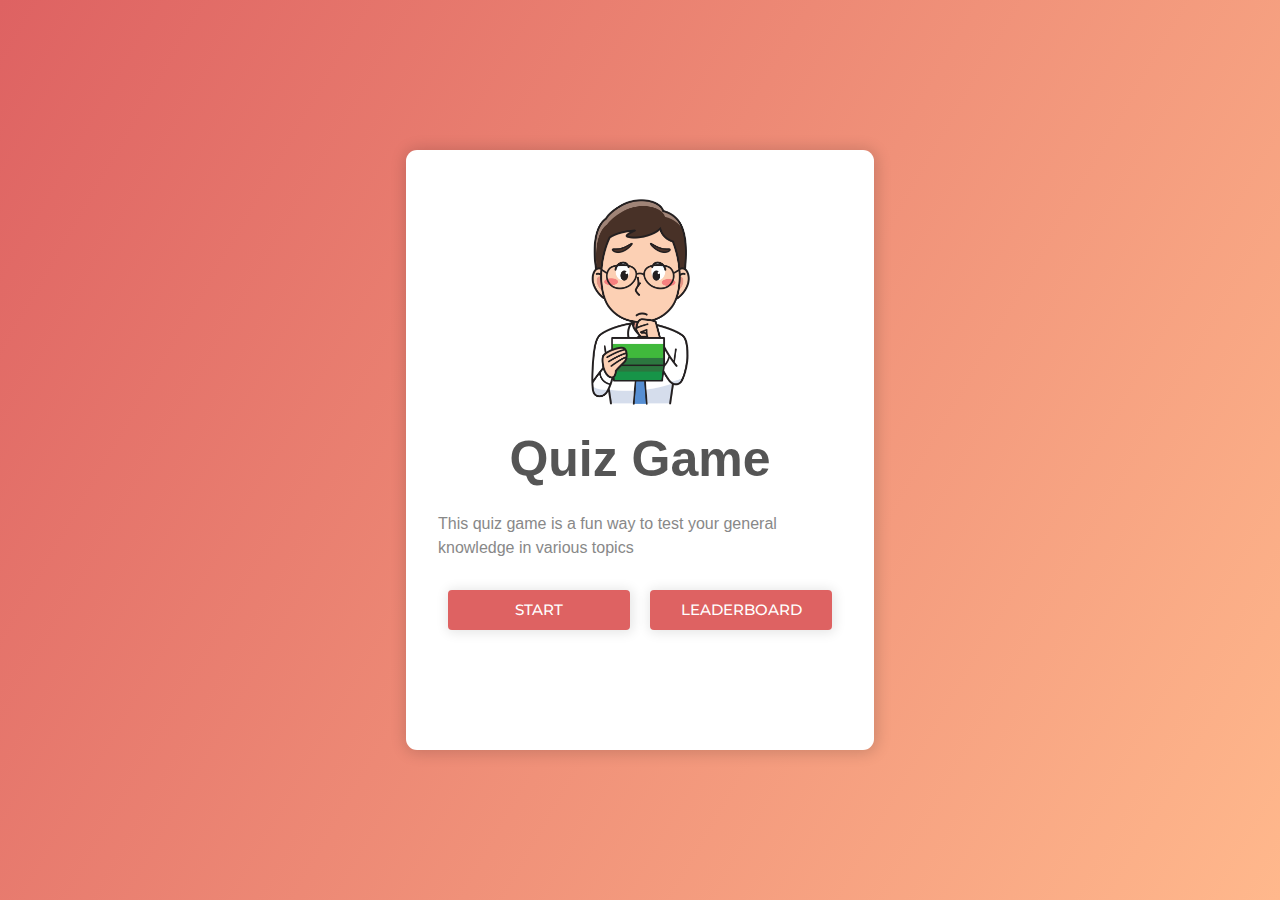
<file: index.html>
<!DOCTYPE html>
<html lang="en">
  <head>
    <meta charset="UTF-8" />
    <meta http-equiv="X-UA-Compatible" content="IE=edge" />
    <meta name="viewport" content="width=device-width, initial-scale=1.0" />
    <title>Quiz Game</title>
    <link rel="stylesheet" href="./css/style.css" />
  </head>
  <body>
    <div class="container">
      <section class="center-card quiz-details">
        <div id="home">
          <img
            src="./img/publicdomainq-passbook-bank-man.png"
            alt="thinking kid"
          />
          <h1 class="quiz-details__title">Quiz Game</h1>
          <p class="quiz-details__description">
            This quiz game is a fun way to test your general knowledge in
            various topics
          </p>
          <div class="quiz-details__start-btn-wrapper">
            <button id="btn-start" class="default-btn quiz-details__btn">
              Start
            </button>
            <button id="btn-leaderboard" class="default-btn quiz-details__btn">
              Leaderboard
            </button>
          </div>
        </div>
      </section>
    </div>
    <script>
      const startBtn = document.getElementById('btn-start');
      const leaderboardBtn = document.getElementById('btn-leaderboard');
      startBtn.addEventListener('click', () => {
        window.location.assign('./html/game.html');
      });
      leaderboardBtn.addEventListener('click', () => {
        window.location.assign('./html/highScores.html');
      });
    </script>
  </body>
</html>
</file>
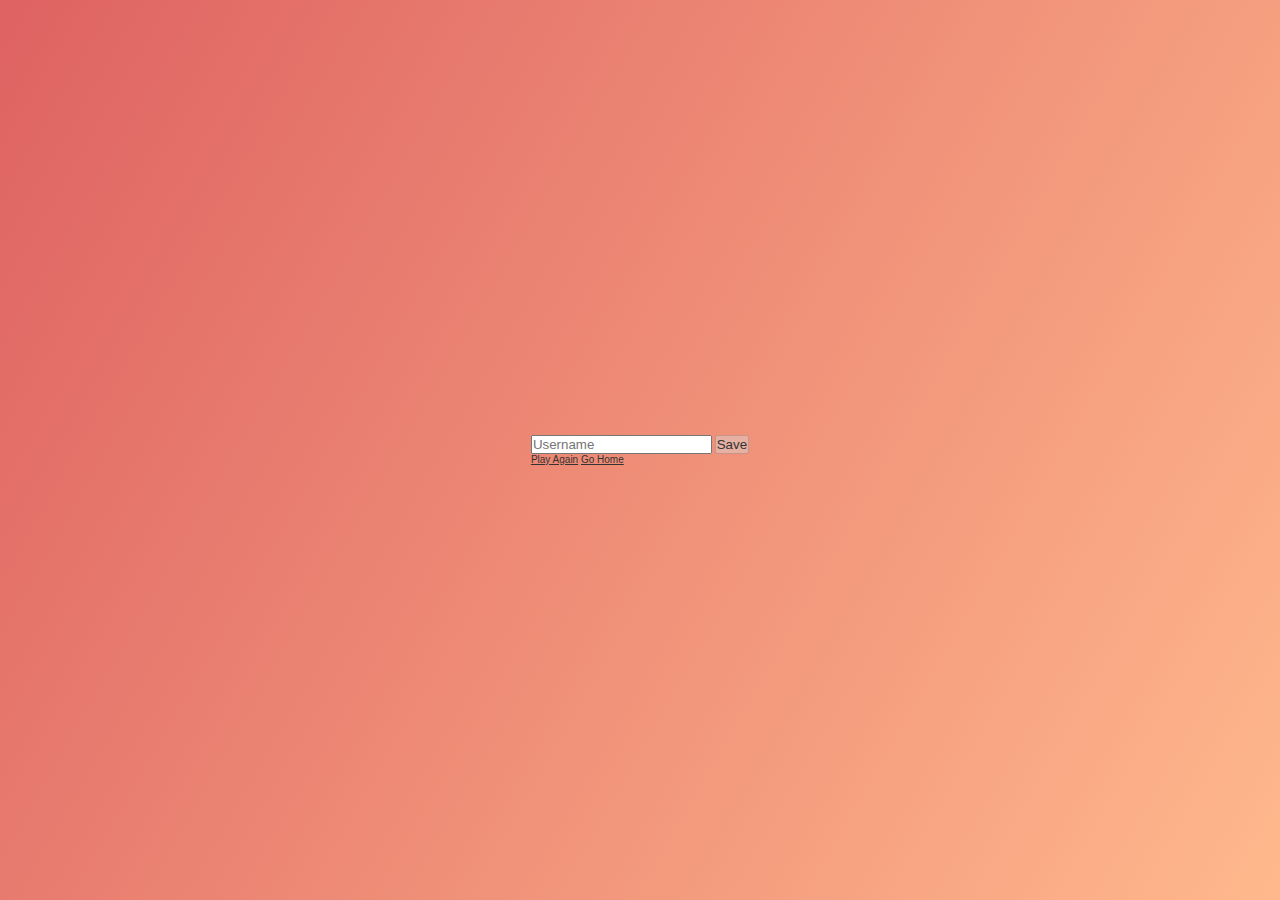
<file: html/end.html>
<!DOCTYPE html>
<html lang="en">
  <head>
    <meta charset="UTF-8" />
    <meta http-equiv="X-UA-Compatible" content="IE=edge" />
    <meta name="viewport" content="width=device-width, initial-scale=1.0" />
    <title>Congratulations!</title>
    <link rel="stylesheet" href="../css/style.css" />
    <script src="../Js/end.js" defer></script>
  </head>
  <body>
    <div class="container">
      <div id="end" class="flex-center flex-column">
        <h1 id="finalScore"></h1>
        <form>
          <input
            type="text"
            name="username"
            id="username"
            placeholder="Username"
          />
          <button
            type="submit"
            class="btn"
            id="saveScoreBtn"
            onclick="saveHighScore(event)"
            disabled
          >
            Save
          </button>
        </form>
        <a class="btn" href="game.html">Play Again</a>
        <a class="btn" href="index.html">Go Home</a>
      </div>
    </div>
  </body>
</html>
</file>
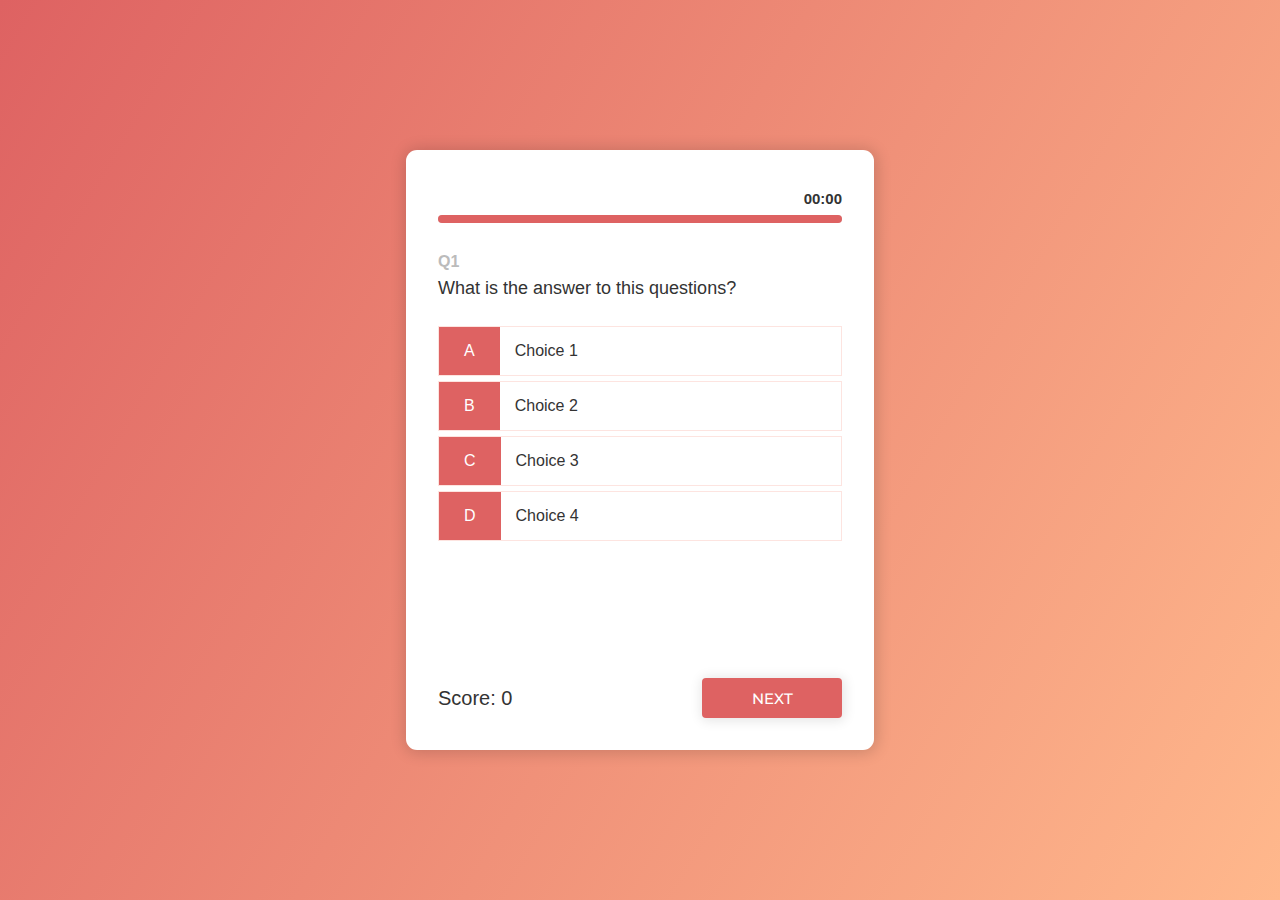
<file: html/game.html>
<!DOCTYPE html>
<html lang="en">
  <head>
    <meta charset="UTF-8" />
    <meta http-equiv="X-UA-Compatible" content="IE=edge" />
    <meta name="viewport" content="width=device-width, initial-scale=1.0" />
    <title>Quick Quiz - Play</title>
    <link rel="stylesheet" href="../css/style.css" />
    <link rel="stylesheet" href="../css/game.css" />
    <script src="../Js/game.js" defer></script>
  </head>
  <body>
    <div class="container">
      <section class="center-card question-card">
        <div class="question-card__progress-wrapper">
          <span id="progressText" class="question-card__q-count"></span>
          <span class="question-card__remaining-card">00:00</span>
          <div class="question-card__progress">
            <span class="--value"></span>
          </div>
          <!-- <div id="hud-item">
            <p id="progressText" class="hud-prefix">Question</p>
            <div id="progressBar">
              <div id="progressBarFull"></div>
            </div>
          </div> -->
        </div>
        <p id="questionNumber" class="question-card__q-number">Q1</p>
        <p id="question" class="question-card__q-title">
          What is the answer to this questions?
        </p>
        <div class="choice-container">
          <p class="choice-prefix">A</p>
          <p class="choice-text" data-number="1">Choice 1</p>
        </div>
        <div class="choice-container">
          <p class="choice-prefix">B</p>
          <p class="choice-text" data-number="2">Choice 2</p>
        </div>
        <div class="choice-container">
          <p class="choice-prefix">C</p>
          <p class="choice-text" data-number="3">Choice 3</p>
        </div>
        <div class="choice-container">
          <p class="choice-prefix">D</p>
          <p class="choice-text" data-number="4">Choice 4</p>
        </div>

        <div class="question-card-buttons">
          <p id="score" class="score-prefix">Score: 0</p>
          <button class="default-btn" id="next-btn">Next</button>
        </div>
      </section>
    </div>
  </body>
</html>
</file>
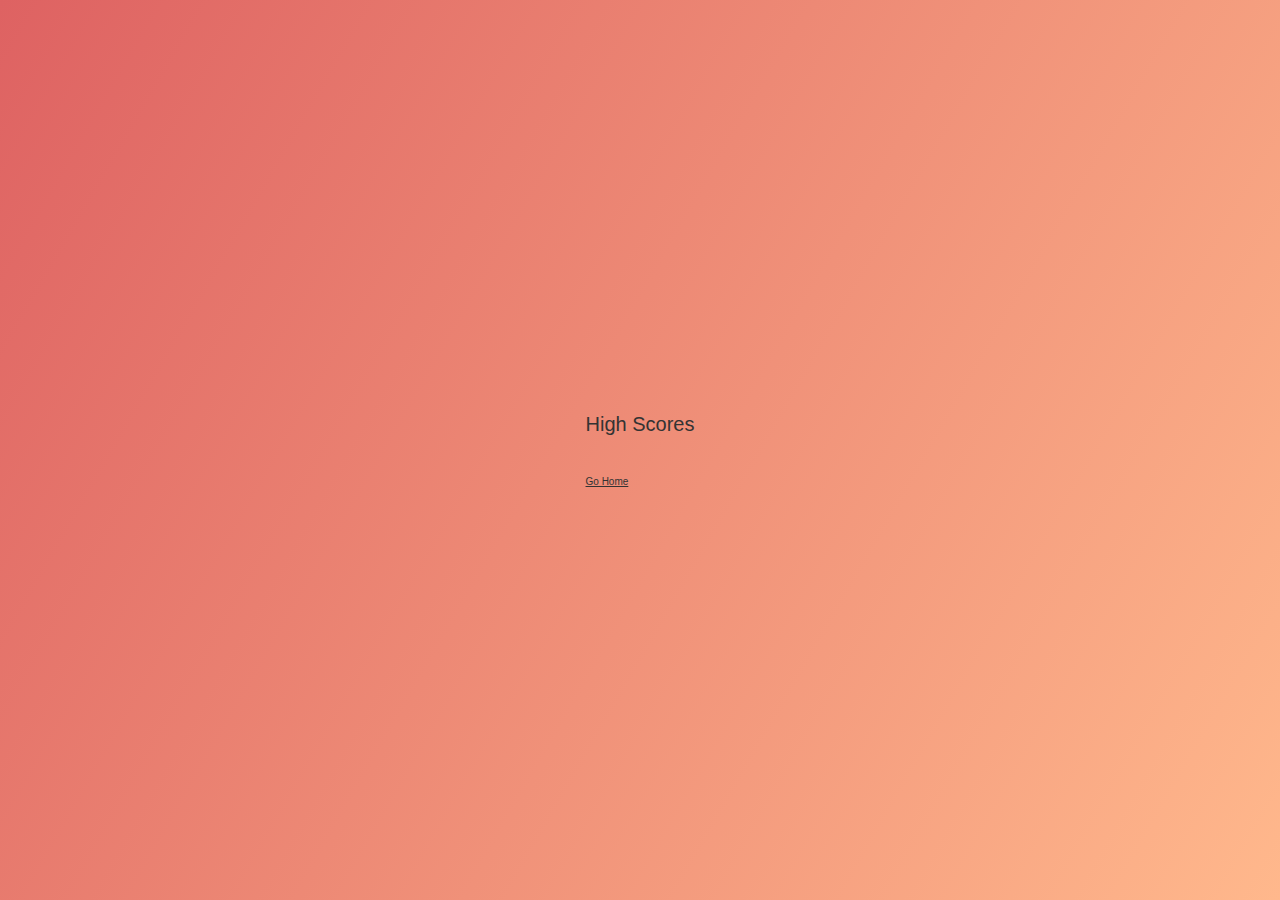
<file: html/highScores.html>
<!DOCTYPE html>
<html lang="en">
  <head>
    <meta charset="UTF-8" />
    <meta http-equiv="X-UA-Compatible" content="IE=edge" />
    <meta name="viewport" content="width=device-width, initial-scale=1.0" />
    <title>High Scores!!</title>
    <link rel="stylesheet" href="../css/style.css" />
    <link rel="stylesheet" href="../css/highScore.css" />
    <script src="../Js/highScore.js" defer></script>
  </head>
  <body>
    <div class="container">
      <div id="highScore" class="flex-center flex-column">
        <h1 id="finalScore">High Scores</h1>
        <ul id="highScoreList"></ul>
        <a class="btn" href="/">Go Home</a>
      </div>
    </div>
  </body>
</html>
</file>
<file: css/style.css>
@import url('https://fonts.googleapis.com/css2?family=Montserrat:wght@100;200;300;400;500;600;700;800;900&display=swap');

:root {
  /* background-color: #ecf5ff; */
  font-size: 62.5%; /* Makes the root font size to 10px which can be used for rem reference */
}

* {
  box-sizing: border-box;
  font-family: Arial, Helvetica, sans-serif;
  margin: 0;
  padding: 0;
  color: #333;
}

body,
h1,
h2,
h3,
h4,
h5,
h6,
p,
ol,
ul {
  margin: 0;
  padding: 0;
  font-weight: 400;
}

/* h1 > span {
  font-size: 2.4rem;
  font-weight: 500;
}

h2 {
  font-size: 3.8rem;
  margin-bottom: 4rem;
  font-weight: 600;
}

h3 {
  font-size: 2.8rem;
  font-weight: 500;
} */

img {
  max-width: 100%;
  height: auto;
}

body {
  font-family: 'Montserrat', sans-serif;
}

/* body {
    height: 100vh;
} */

/* Utility classes */

.container {
  position: fixed;
  left: 0;
  top: 0;
  height: 100vh;
  width: 100vw;
  background-image: linear-gradient(120deg, #de6262 0%, #ffb88c 100%);
  padding: 1.6rem;
  display: flex;
  justify-content: center;
  align-items: center;
  flex-wrap: wrap;
}

.center-card {
  height: 100%;
  width: 100%;
  max-width: 468px;
  max-height: 600px;
  /* overflow-y: auto; */
  position: absolute;
  transform-origin: top;
  background: #fff;
  border-radius: 1.1rem;
  box-shadow: 1px 1px 15px 2px rgba(0, 0, 0, 0.16);
  padding: 3.2rem;
}

.default-btn {
  outline: none;
  border: none;
  background: #de6262;
  padding: 0.6rem 1.6rem;
  border-radius: 4px;
  color: #fff;
  cursor: pointer;
  min-width: 14rem;
  height: 4rem;
  text-transform: uppercase;
  font-size: 1.5rem;
  font-weight: 500;
  box-shadow: 1px 1px 12px 2px rgba(0, 0, 0, 0.1);
  transition: all 0.3s;
  font-family: 'Montserrat', sans-serif;
}

.default-btn:hover {
  box-shadow: 1px 1px 6px 2px rgba(0, 0, 0, 0.4);
}

.default-btn:active {
  box-shadow: 1px 1px 6px 2px rgba(0, 0, 0, 0.3);
  transform: scale(0.95);
}

/* Quiz Card */
.quiz-details img {
  display: block;
  margin: 1.6rem auto;
  width: 25%;
}

.quiz-details__title {
  font-weight: 600;
  text-align: center;
  margin-top: 2.4rem;
  font-size: 5rem;
  color: #555;
}

.quiz-details__description {
  font-size: 1.6rem;
  margin-top: 2.4rem;
  color: #888;
  line-height: 2.4rem;
  margin-bottom: 1.6rem;
}

.quiz-details__start-btn-wrapper {
  display: flex;
  justify-content: center;
  align-items: center;
  margin-top: 3rem;
  position: sticky;
  width: 100%;
  top: 100%;
  left: 0;
}

.quiz-details__btn {
  margin: 0 1rem;
  width: 50%;
  height: 40px;
}

.quiz-details__btn:hover {
  box-shadow: 1px 1px 6px 2px rgba(0, 0, 0, 0.3);
}

.quiz-details__btn:active {
  box-shadow: 1px 1px 6px 2px rgba(0, 0, 0, 0.3);
  transform: scale(0.95);
}
/* 
.flex-column {
    display: flex;
    flex-direction: column;
}

.flex-center {
    justify-content: center;
    align-items: center;
}

.justify-center {
    justify-content: center;
}

.tex-center {
    text-align: center;
}

.hidden {
    display: none;
} */

/* Button */
/* .btn {
    font-size: 1.8rem;
    padding: 1rem 0;
    width: 20rem;
    text-align: center;
    border: 0.1rem solid #56a5eb;
    margin-bottom: 1rem;
    text-decoration: none;
    color: #56a5eb;
    background-color: white;
}

.btn:hover {
    cursor: pointer;
    box-shadow: 0 0.4rem 1.4rem 0 rgba(86, 185, 235, 0.5);
    transform: translateY(-0.1rem);
    transition: transform 150ms;
}

.btn[disabled]:hover {
    cursor: not-allowed;
    box-shadow: none;
    transform: none;
} */

/* Forms */
/* form {
    width: 100%;
    display: flex;
    flex-direction: column;
    align-items: center;
}

input {
    margin-bottom: 1rem;
    width: 20rem;
    padding: 1.5rem;
    font-size: 1.8rem;
    border: none;
    box-shadow: 0 0.1rem 1.4rem 0 rgba(86, 185, 235, 0.5);
}

input::placeholder {
    color: #aaa;
} */
</file>
<file: css/game.css>
/* Question Card */
.question-card__progress-wrapper {
  display: flex;
  flex-wrap: wrap;
  justify-content: space-between;
  align-items: center;
  margin: 0.8rem 0 1.6rem;
  font-size: 1.5rem;
  font-weight: 600;
}

.question-card__progress {
  width: 100%;
  display: block;
  height: 8px;
  margin-top: 0.8rem;
  border-radius: 4px;
  background: #ddd;
  position: relative;
  overflow: hidden;
}

.question-card__progress .--value {
  position: absolute;
  left: 0;
  height: 8px;
  width: 100%;
  display: inline-block;
  background: #de6262;
  transition: all 0.3s;
}

.question-card__q-number {
  display: block;
  font-size: 1.6rem;
  margin-top: 3rem;
  margin-bottom: 0.4rem;
  color: #bbb;
  font-weight: bold;
}

.question-card__q-title {
  font-size: 1.8rem;
  line-height: 2.6rem;
  font-weight: 400;
  display: block;
  position: relative;
  margin-bottom: 2.5rem;
}

.choice-container {
  display: flex;
  margin-bottom: 0.5rem;
  width: 100%;
  font-size: 1.6rem;
  font-weight: 300;
  border: 0.1rem solid rgba(245, 93, 73, 0.168);
  background-color: white;
}

.choice-container:hover {
  cursor: pointer;
  box-shadow: 0 0.2rem 1.4rem 0 rgba(245, 93, 73, 0.235);
  transform: translateY(-0.1rem);
  transition: transform 150ms;
}

.choice-prefix {
  padding: 1.5rem 2.5rem;
  background-color: #de6262;
  color: white;
}

.choice-text {
  padding: 1.5rem;
  width: 100%;
}

.correct {
  border: #28a745 solid 0.1rem;
  background-color: rgba(0, 255, 0, 10%);
}

.incorrect {
  border: #dc3545 solid 0.1rem;
  background-color: rgba(255, 0, 0, 10%);
}

.question-card-buttons {
  display: flex;
  justify-content: space-between;
  align-items: center;
  margin-top: 3.2rem;
  position: sticky;
  width: 100%;
  top: 100%;
  left: 0;
}

.score-item {
  display: flex;
  justify-content: space-between;
  width: 25%;
}

.score-prefix {
  text-align: center;
  font-size: 2rem;
}

/* HUD */
/* #hud {
    display: flex;
    justify-content: space-between;
}

.hud-prefix {
    text-align: center;
    font-size: 2rem;
}

.hud-main-text {
    text-align: center;
}

#progressBar {
    width: 20rem;
    height: 4rem;
    border: 0.3rem solid #56a5eb;
    margin-top: 1.5rem;
}

#progressBarFull {
    height: 3.4rem;
    background-color: #56a5eb;
    width: 0%;
} */
</file>
<file: css/highScore.css>
#highScoreList {
    list-style:none;
    padding-left: 0;
    margin-bottom: 4rem;
}

.high-score {
    font-size: 2.8rem;
    margin-bottom: 0.5rem;
}

.high-score:hover {
    transform: scale(1.025);
}
</file>
